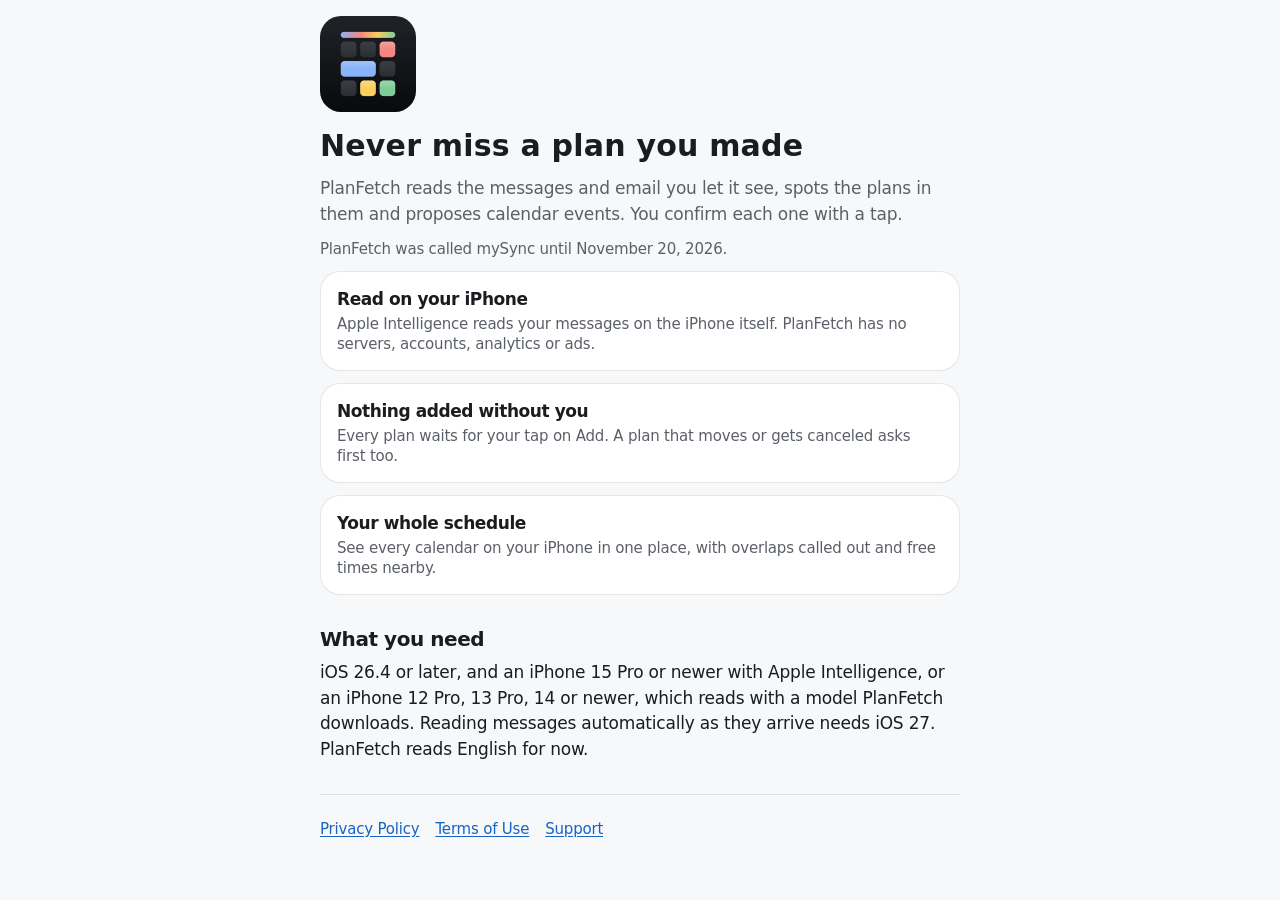
<file: index.html>
<!doctype html>
<html lang="en">
<head>
  <meta charset="utf-8">
  <meta name="viewport" content="width=device-width, initial-scale=1">
  <title>PlanFetch: AI Text to Calendar</title>
  <meta name="description" content="PlanFetch finds the plans in your messages and proposes them for your calendar. You confirm each one with a tap.">
  <link rel="stylesheet" href="styles.css">
  <link rel="icon" type="image/png" href="favicon.png">
  <link rel="apple-touch-icon" href="icon.png">
</head>
<body>
  <div class="page">
    <main>
      <img class="hero-icon" src="icon.png" alt="The PlanFetch app icon" width="96" height="96">
      <h1>Never miss a plan you made</h1>
      <p class="lead">PlanFetch reads the messages and email you let it see, spots the plans in them and proposes calendar events. You confirm each one with a tap.</p>
      <p class="meta">PlanFetch was called mySync until November 20, 2026.</p>

      <div class="card">
        <h3>Read on your iPhone</h3>
        <p class="meta">Apple Intelligence reads your messages on the iPhone itself. PlanFetch has no servers, accounts, analytics or ads.</p>
      </div>
      <div class="card">
        <h3>Nothing added without you</h3>
        <p class="meta">Every plan waits for your tap on Add. A plan that moves or gets canceled asks first too.</p>
      </div>
      <div class="card">
        <h3>Your whole schedule</h3>
        <p class="meta">See every calendar on your iPhone in one place, with overlaps called out and free times nearby.</p>
      </div>

      <h2>What you need</h2>
      <p>iOS 26.4 or later, and an iPhone 15 Pro or newer with Apple Intelligence, or an iPhone 12 Pro, 13 Pro, 14 or newer, which reads with a model PlanFetch downloads. Reading messages automatically as they arrive needs iOS 27. PlanFetch reads English for now.</p>
    </main>
    <footer>
      <nav aria-label="More about PlanFetch">
        <a href="privacy/">Privacy Policy</a>
        <a href="terms/">Terms of Use</a>
        <a href="support/">Support</a>
      </nav>
    </footer>
  </div>
</body>
</html>
</file>
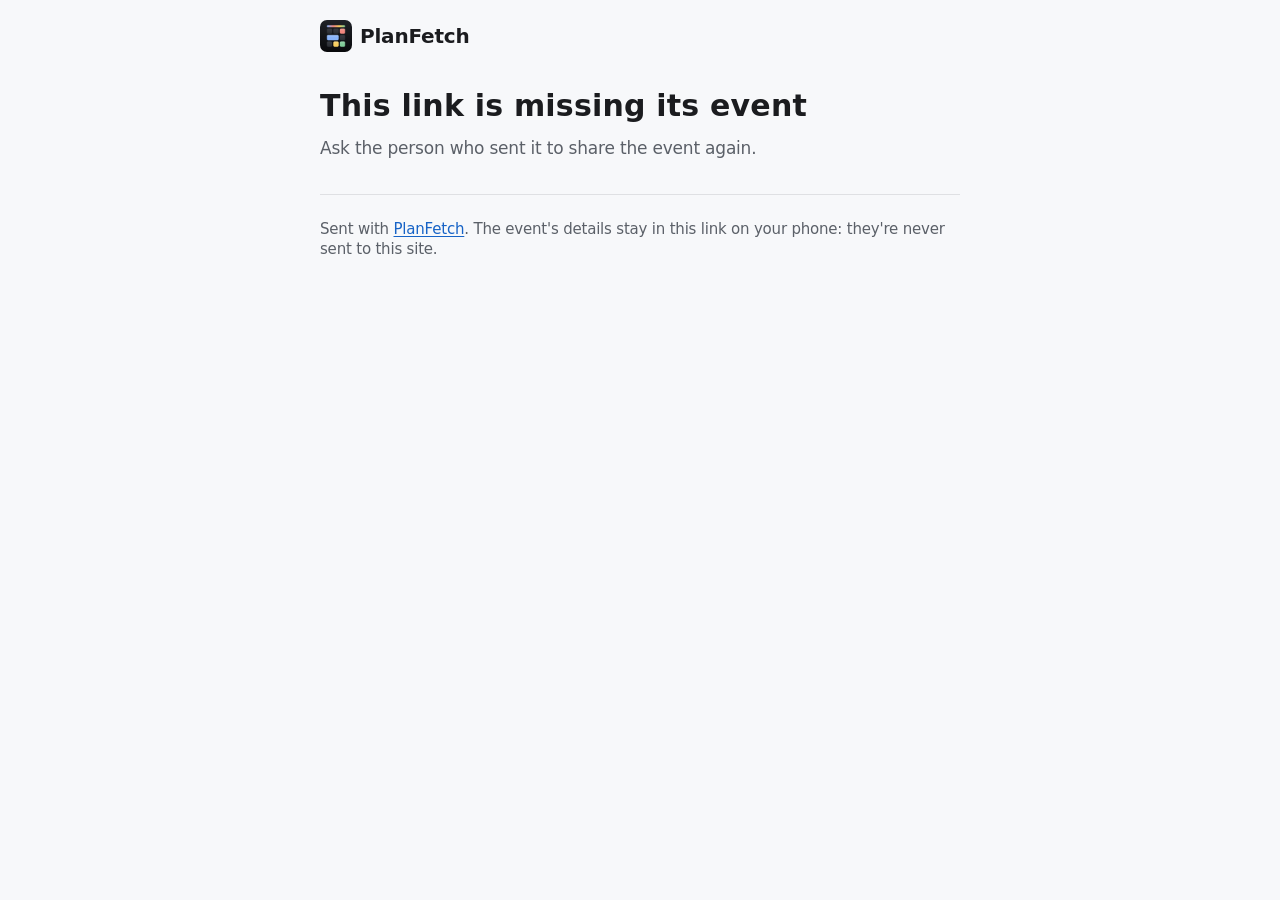
<file: add/index.html>
<!doctype html>
<html lang="en">
<head>
  <meta charset="utf-8">
  <meta name="viewport" content="width=device-width, initial-scale=1">
  <title>Add to your calendar</title>
  <meta name="description" content="An event someone sent you with PlanFetch. Add it to your calendar with one tap.">
  <meta property="og:title" content="Add to your calendar">
  <meta property="og:description" content="Tap to add this event to your calendar.">
  <meta property="og:image" content="https://foleyapps.github.io/mysync/icon.png">
  <link rel="stylesheet" href="../styles.css">
  <link rel="icon" type="image/png" href="../favicon.png">
  <link rel="apple-touch-icon" href="../icon.png">
  <style>
    .event { margin-top: var(--space-6); }
    .event h1 { margin-bottom: var(--space-2); overflow-wrap: anywhere; }
    .event .when { font-size: 19px; margin: 0; }
    .event .where { color: var(--label-secondary); margin: var(--space-1) 0 0; overflow-wrap: anywhere; }
    .actions { display: flex; flex-direction: column; gap: var(--space-3); margin: var(--space-8) 0 var(--space-4); }
    .button {
      display: block; width: 100%; padding: 16px; border: 0; border-radius: 999px; cursor: pointer;
      font: 600 19px/1.2 var(--font-rounded); text-align: center; text-decoration: none;
    }
    .button.primary { background: #007aff; color: #fff; }
    .button.secondary { background: var(--surface-2); color: var(--label); }
    .button:active { transform: scale(0.98); }
    .hint { color: var(--label-secondary); font-size: 15px; text-align: center; }
    [hidden] { display: none !important; }
  </style>
</head>
<body>
  <div class="page">
    <header>
      <a class="brand" href="../index.html"><img src="../icon.png" alt="" width="32" height="32">PlanFetch</a>
    </header>
    <main>
      <section class="event" id="event" hidden>
        <h1 id="title"></h1>
        <p class="when" id="when"></p>
        <p class="where" id="where" hidden></p>
        <p class="where" id="meeting" hidden><a id="meeting-link" rel="noopener"></a></p>
        <div class="actions">
          <button class="button primary" id="add" type="button">Add to Calendar</button>
          <a class="button secondary" id="google" rel="noopener">Google Calendar</a>
        </div>
        <p class="hint">Add to Calendar works with iPhone, Outlook and Android calendars.</p>
      </section>
      <section id="missing" hidden>
        <h1>This link is missing its event</h1>
        <p class="lead">Ask the person who sent it to share the event again.</p>
      </section>
    </main>
    <footer>
      <p>Sent with <a href="../index.html">PlanFetch</a>. The event's details stay in this link on your phone: they're never sent to this site.</p>
    </footer>
  </div>
  <script>
    // The event rides in the link's #fragment, which the browser never sends to a server: base64url JSON with
    // t (title), s and e (UTC "20261120T010000Z", or days "20261120" for an all-day event, its end the day after its last),
    // l (place) and u (an online meeting's link), as PlanFetch writes it (design D83).
    function decode(fragment) {
      try {
        const value = new URLSearchParams(fragment.replace(/^#/, "")).get("e");
        if (!value) return null;
        const base64 = value.replace(/-/g, "+").replace(/_/g, "/");
        const bytes = Uint8Array.from(atob(base64 + "===".slice((base64.length + 3) % 4)), c => c.charCodeAt(0));
        const event = JSON.parse(new TextDecoder().decode(bytes));
        const stamp = /^\d{8}(T\d{6}Z)?$/;
        if (typeof event.t !== "string" || !stamp.test(event.s) || !stamp.test(event.e)) return null;
        if (event.u && !/^https?:\/\//i.test(event.u)) delete event.u;
        return event;
      } catch (error) {
        return null;
      }
    }

    function date(stamp) {
      const [y, m, d] = [stamp.slice(0, 4), stamp.slice(4, 6), stamp.slice(6, 8)].map(Number);
      return stamp.length === 8 ? new Date(y, m - 1, d)
        : new Date(Date.UTC(y, m - 1, d, Number(stamp.slice(9, 11)), Number(stamp.slice(11, 13)), Number(stamp.slice(13, 15))));
    }

    function when(event) {
      const day = { weekday: "long", month: "long", day: "numeric" };
      const time = { hour: "numeric", minute: "2-digit" };
      const start = date(event.s), end = date(event.e);
      if (start.getFullYear() !== new Date().getFullYear()) day.year = "numeric";
      if (event.s.length === 8) {
        const last = new Date(end.getFullYear(), end.getMonth(), end.getDate() - 1);
        const first = start.toLocaleDateString(undefined, day);
        return last > start ? `${first} – ${last.toLocaleDateString(undefined, day)}, all day` : `${first}, all day`;
      }
      const sameDay = start.toDateString() === end.toDateString();
      return `${start.toLocaleDateString(undefined, day)}, ${start.toLocaleTimeString(undefined, time)} – `
        + (sameDay ? "" : `${end.toLocaleDateString(undefined, day)}, `) + end.toLocaleTimeString(undefined, time);
    }

    function escaped(text) {
      return text.replace(/\\/g, "\\\\").replace(/;/g, "\\;").replace(/,/g, "\\,").replace(/\r?\n/g, "\\n");
    }

    // A line longer than 75 bytes, folded onto lines that start with a space, never inside a character.
    function folded(line) {
      const parts = [];
      let current = "", limit = 75;
      for (const character of line) {
        if (new TextEncoder().encode(current + character).length > limit) { parts.push(current); current = ""; limit = 74; }
        current += character;
      }
      parts.push(current);
      return parts.join("\r\n ");
    }

    // The same invite PlanFetch attaches to an email (RFC 5545): one published event, so no one is asked to answer anyone.
    function iCalendar(event) {
      const now = new Date().toISOString().replace(/[-:]/g, "").replace(/\.\d+/, "");
      const allDay = event.s.length === 8;
      const lines = ["BEGIN:VCALENDAR", "VERSION:2.0", "PRODID:-//PlanFetch//PlanFetch//EN", "CALSCALE:GREGORIAN", "METHOD:PUBLISH",
        "BEGIN:VEVENT", `UID:${crypto.randomUUID ? crypto.randomUUID() : now + Math.random().toString(36).slice(2)}`, `DTSTAMP:${now}`,
        allDay ? `DTSTART;VALUE=DATE:${event.s}` : `DTSTART:${event.s}`, allDay ? `DTEND;VALUE=DATE:${event.e}` : `DTEND:${event.e}`,
        `SUMMARY:${escaped(event.t)}`];
      if (event.l) lines.push(`LOCATION:${escaped(event.l)}`);
      if (event.u) lines.push(`URL:${event.u}`, `DESCRIPTION:${escaped(event.u)}`);
      lines.push("END:VEVENT", "END:VCALENDAR");
      return lines.map(folded).join("\r\n") + "\r\n";
    }

    function fileName(title) {
      const name = title.replace(/[\/\\:?%*|"<>\r\n]/g, " ").trim().replace(/^\.+|\.+$/g, "").slice(0, 60);
      return (name || "Event") + ".ics";
    }

    function google(event) {
      const parameters = new URLSearchParams({ action: "TEMPLATE", text: event.t, dates: `${event.s}/${event.e}` });
      if (event.l) parameters.set("location", event.l);
      if (event.u) parameters.set("details", event.u);
      return "https://calendar.google.com/calendar/render?" + parameters.toString();
    }

    const event = decode(location.hash);
    if (!event) {
      document.getElementById("missing").hidden = false;
    } else {
      document.title = `${event.t}: add to your calendar`;
      document.getElementById("title").textContent = event.t;
      document.getElementById("when").textContent = when(event);
      if (event.l) {
        const where = document.getElementById("where");
        where.textContent = event.l;
        where.hidden = false;
      }
      if (event.u) {
        const link = document.getElementById("meeting-link");
        link.href = event.u;
        link.textContent = event.u;
        document.getElementById("meeting").hidden = false;
      }
      document.getElementById("google").href = google(event);
      // A file the page makes itself: Safari shows it as an event with Add To Calendar on iOS 17, 26 and 27, without asking
      // first, and Android and computers open it in their calendar.
      document.getElementById("add").addEventListener("click", () => {
        const url = URL.createObjectURL(new Blob([iCalendar(event)], { type: "text/calendar;charset=utf-8" }));
        const link = document.createElement("a");
        link.href = url;
        link.download = fileName(event.t);
        document.body.appendChild(link);
        link.click();
        link.remove();
        setTimeout(() => URL.revokeObjectURL(url), 60000);
      });
      document.getElementById("event").hidden = false;
    }
  </script>
</body>
</html>
</file>
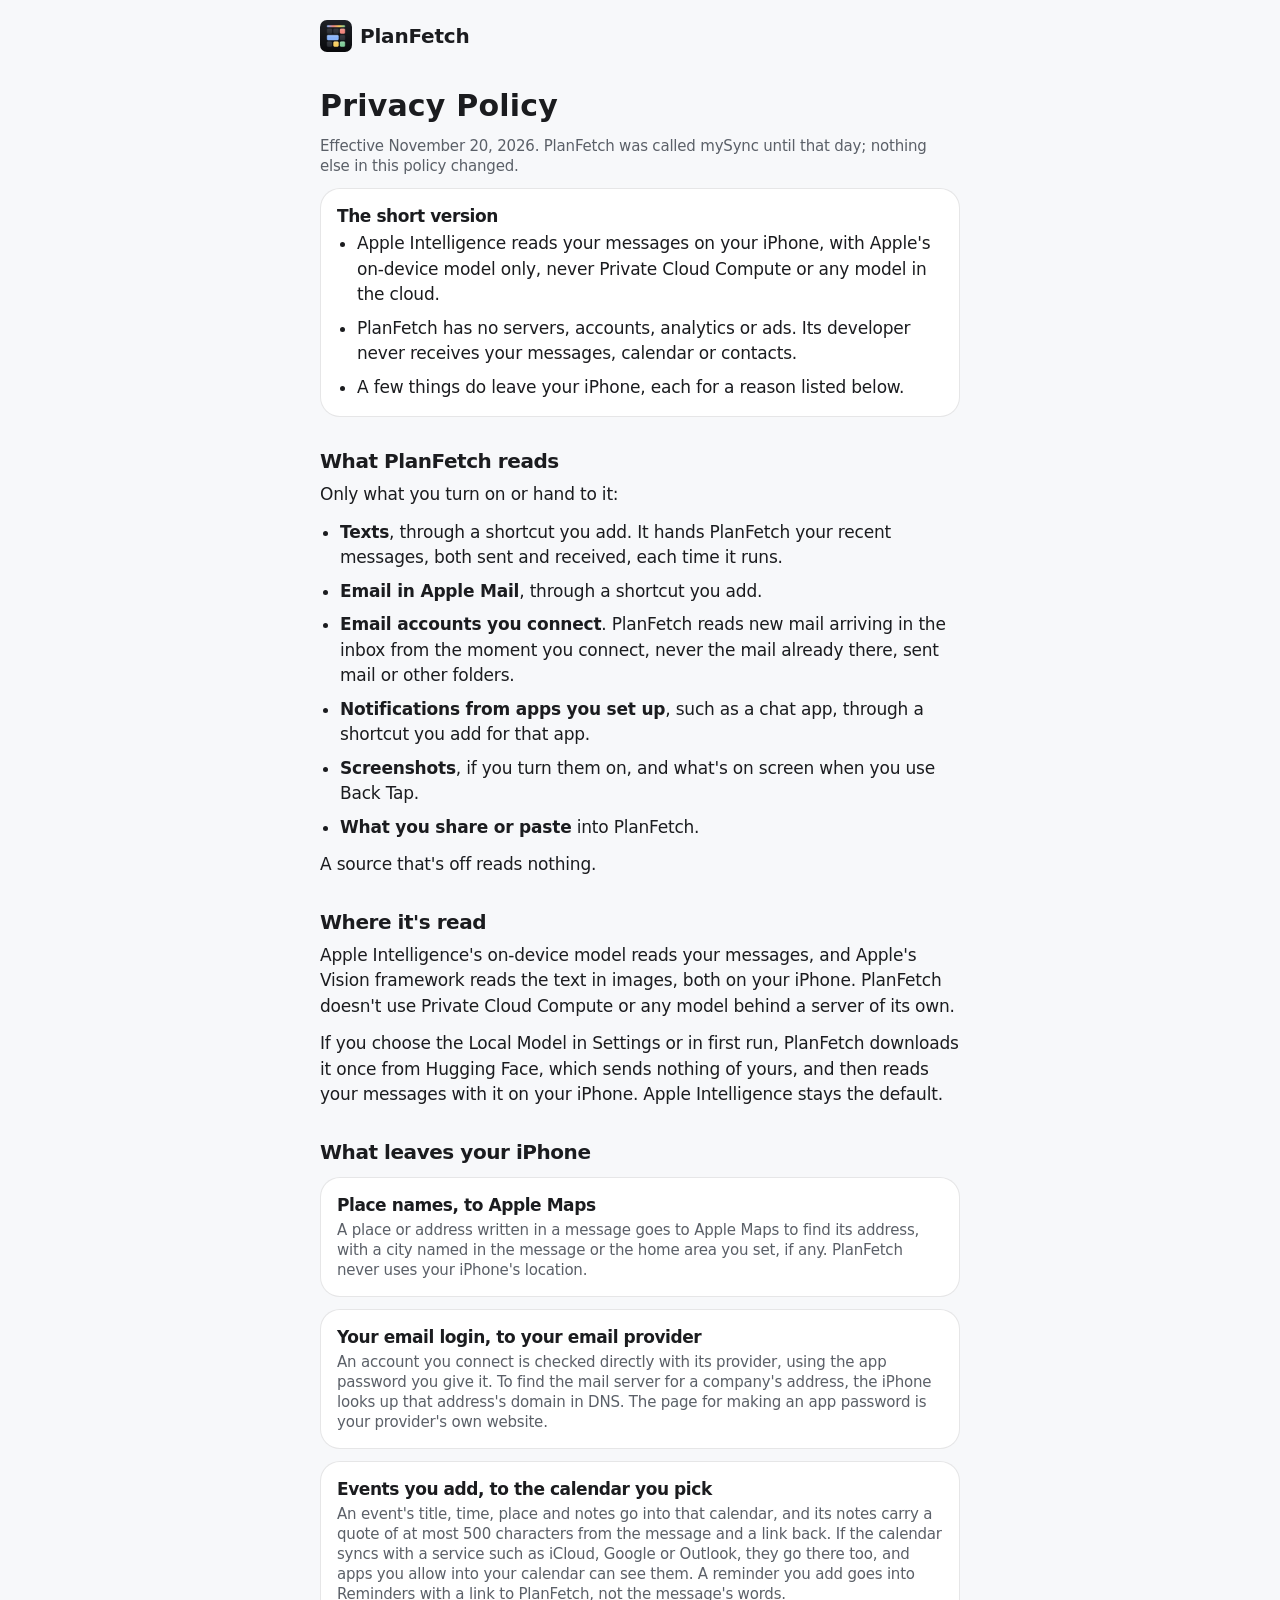
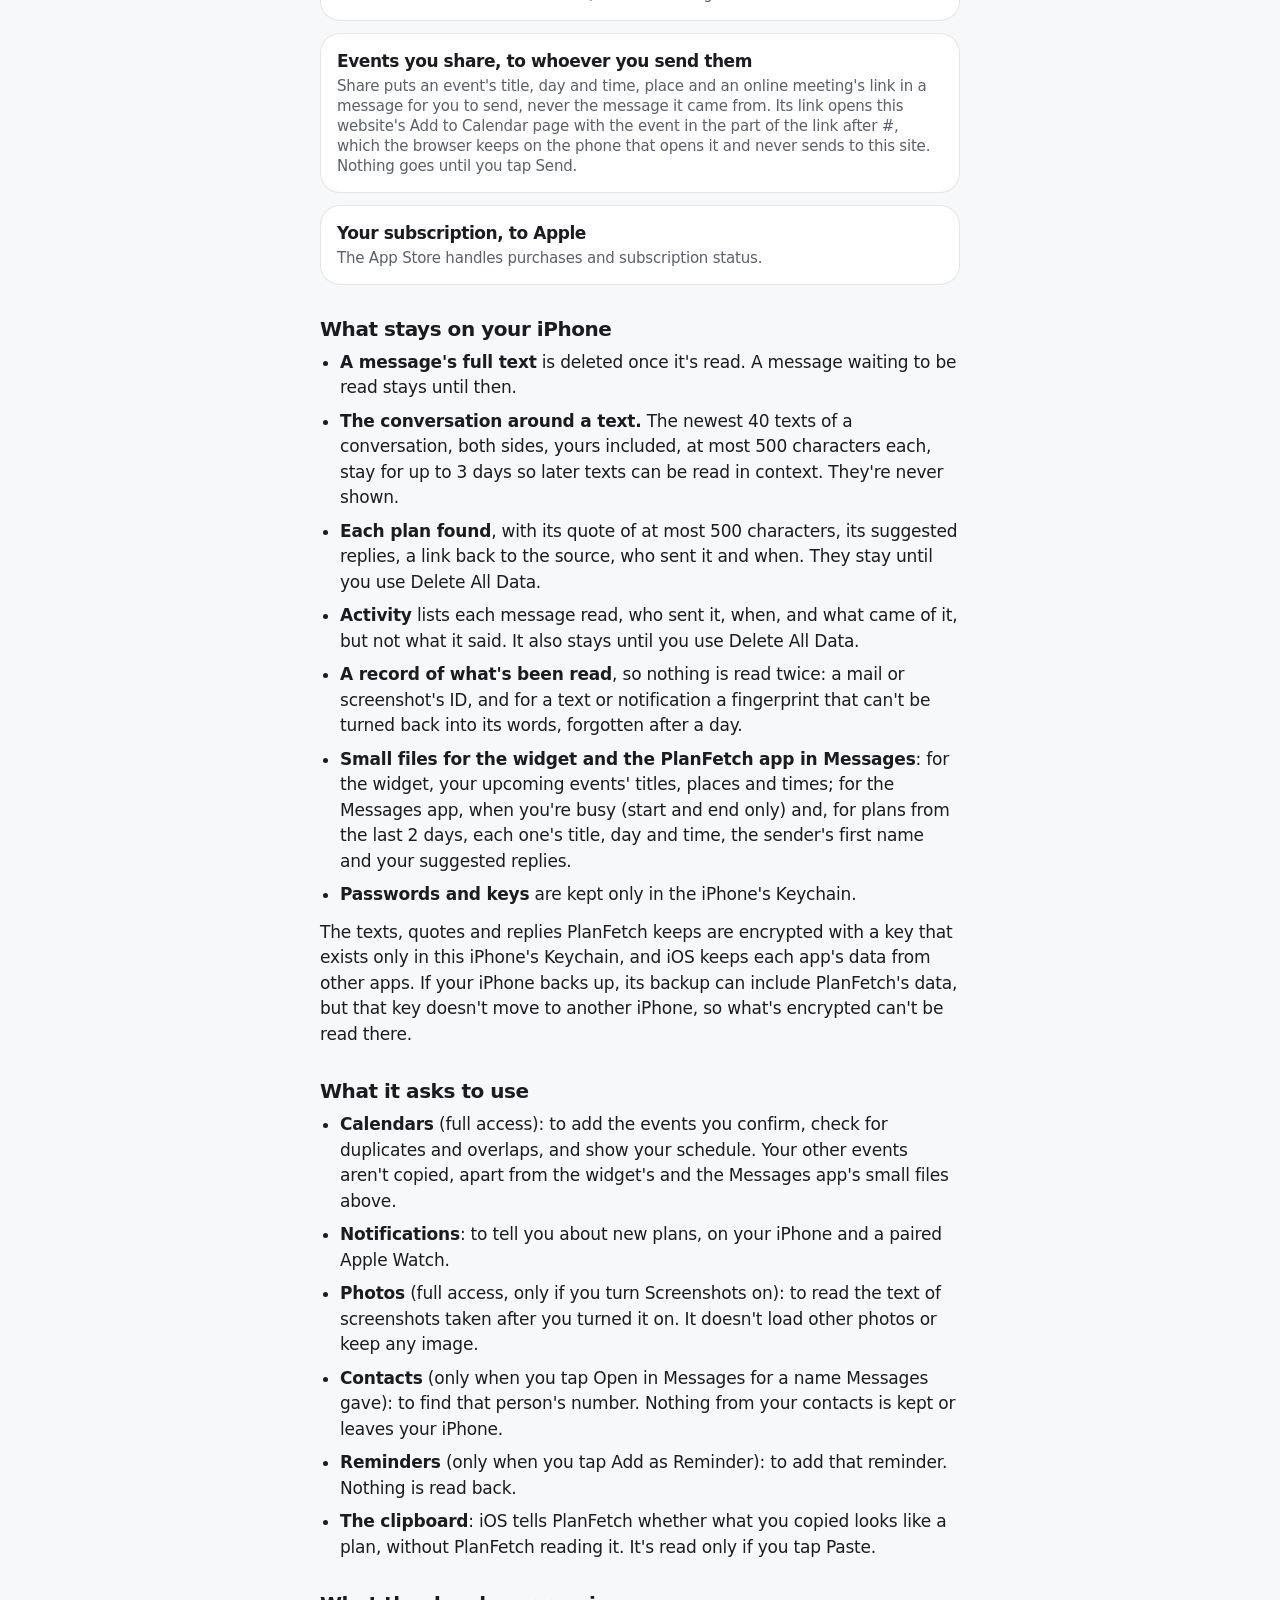
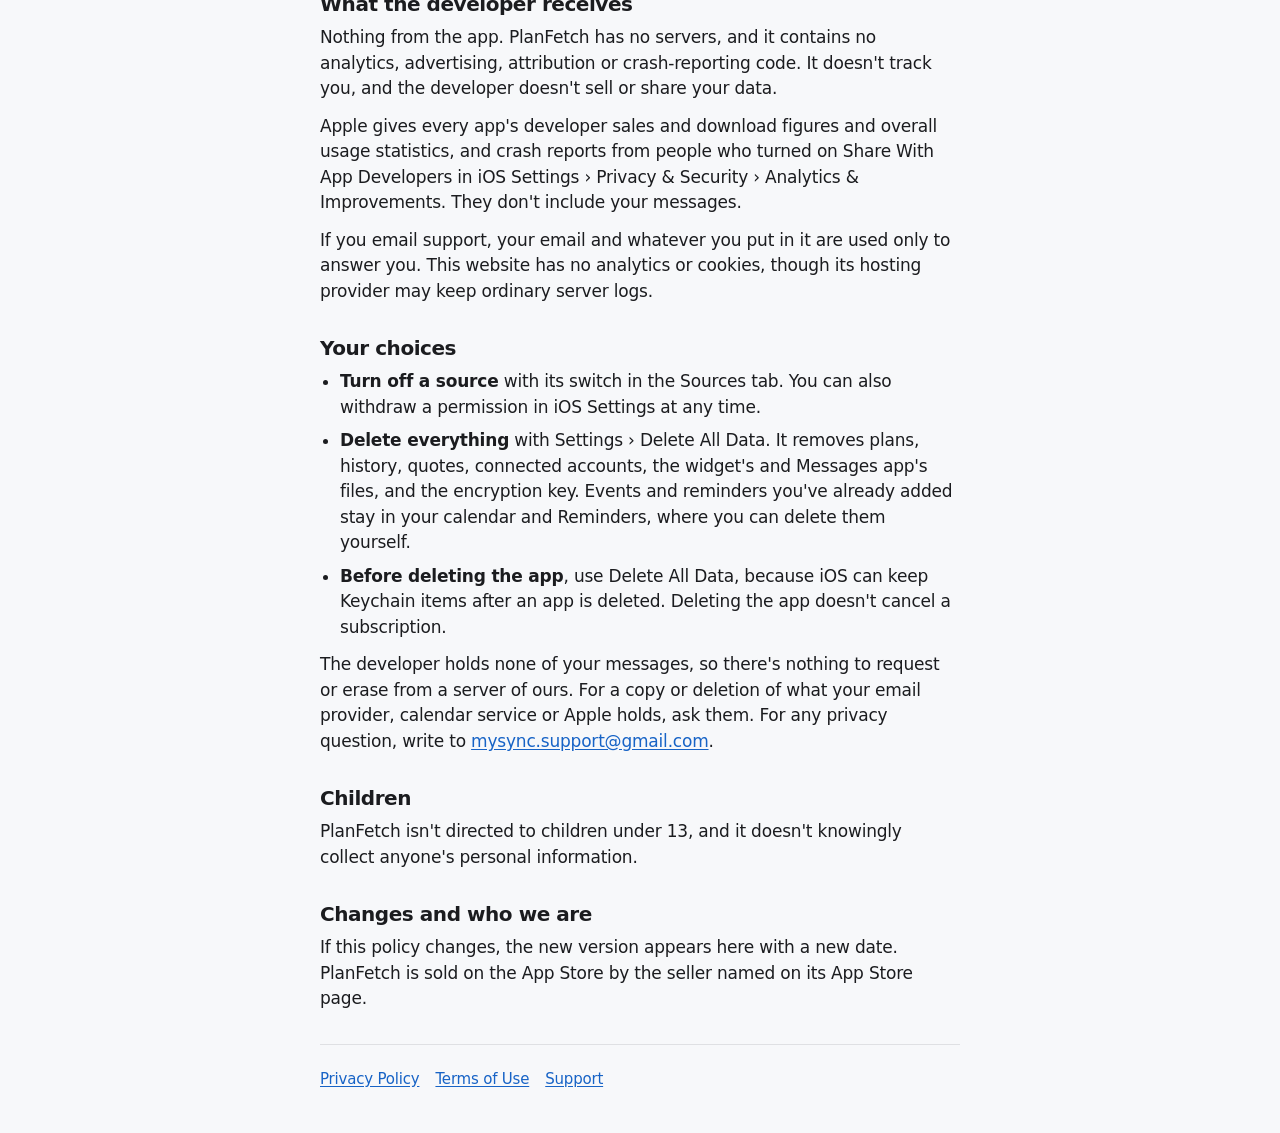
<file: privacy/index.html>
<!doctype html>
<html lang="en">
<head>
  <meta charset="utf-8">
  <meta name="viewport" content="width=device-width, initial-scale=1">
  <title>Privacy Policy: PlanFetch</title>
  <meta name="description" content="What PlanFetch reads, what stays on your iPhone, and what leaves it.">
  <link rel="stylesheet" href="../styles.css">
  <link rel="icon" type="image/png" href="../favicon.png">
  <link rel="apple-touch-icon" href="../icon.png">
</head>
<body>
  <div class="page">
    <header>
      <a class="brand" href="../index.html"><img src="../icon.png" alt="" width="32" height="32">PlanFetch</a>
    </header>
    <main>
      <h1>Privacy Policy</h1>
      <p class="meta">Effective November 20, 2026. PlanFetch was called mySync until that day; nothing else in this policy changed.</p>

      <div class="card">
        <h3>The short version</h3>
        <ul>
          <li>Apple Intelligence reads your messages on your iPhone, with Apple's on-device model only, never Private Cloud Compute or any model in the cloud.</li>
          <li>PlanFetch has no servers, accounts, analytics or ads. Its developer never receives your messages, calendar or contacts.</li>
          <li>A few things do leave your iPhone, each for a reason listed below.</li>
        </ul>
      </div>

      <h2>What PlanFetch reads</h2>
      <p>Only what you turn on or hand to it:</p>
      <ul>
        <li><strong>Texts</strong>, through a shortcut you add. It hands PlanFetch your recent messages, both sent and received, each time it runs.</li>
        <li><strong>Email in Apple Mail</strong>, through a shortcut you add.</li>
        <li><strong>Email accounts you connect</strong>. PlanFetch reads new mail arriving in the inbox from the moment you connect, never the mail already there, sent mail or other folders.</li>
        <li><strong>Notifications from apps you set up</strong>, such as a chat app, through a shortcut you add for that app.</li>
        <li><strong>Screenshots</strong>, if you turn them on, and what's on screen when you use Back Tap.</li>
        <li><strong>What you share or paste</strong> into PlanFetch.</li>
      </ul>
      <p>A source that's off reads nothing.</p>

      <h2>Where it's read</h2>
      <p>Apple Intelligence's on-device model reads your messages, and Apple's Vision framework reads the text in images, both on your iPhone. PlanFetch doesn't use Private Cloud Compute or any model behind a server of its own.</p>
      <p>If you choose the Local Model in Settings or in first run, PlanFetch downloads it once from Hugging Face, which sends nothing of yours, and then reads your messages with it on your iPhone. Apple Intelligence stays the default.</p>

      <h2>What leaves your iPhone</h2>
      <div class="card">
        <h3>Place names, to Apple Maps</h3>
        <p class="meta">A place or address written in a message goes to Apple Maps to find its address, with a city named in the message or the home area you set, if any. PlanFetch never uses your iPhone's location.</p>
      </div>
      <div class="card">
        <h3>Your email login, to your email provider</h3>
        <p class="meta">An account you connect is checked directly with its provider, using the app password you give it. To find the mail server for a company's address, the iPhone looks up that address's domain in DNS. The page for making an app password is your provider's own website.</p>
      </div>
      <div class="card">
        <h3>Events you add, to the calendar you pick</h3>
        <p class="meta">An event's title, time, place and notes go into that calendar, and its notes carry a quote of at most 500 characters from the message and a link back. If the calendar syncs with a service such as iCloud, Google or Outlook, they go there too, and apps you allow into your calendar can see them. A reminder you add goes into Reminders with a link to PlanFetch, not the message's words.</p>
      </div>
      <div class="card">
        <h3>Events you share, to whoever you send them</h3>
        <p class="meta">Share puts an event's title, day and time, place and an online meeting's link in a message for you to send, never the message it came from. Its link opens this website's Add to Calendar page with the event in the part of the link after #, which the browser keeps on the phone that opens it and never sends to this site. Nothing goes until you tap Send.</p>
      </div>
      <div class="card">
        <h3>Your subscription, to Apple</h3>
        <p class="meta">The App Store handles purchases and subscription status.</p>
      </div>

      <h2>What stays on your iPhone</h2>
      <ul>
        <li><strong>A message's full text</strong> is deleted once it's read. A message waiting to be read stays until then.</li>
        <li><strong>The conversation around a text.</strong> The newest 40 texts of a conversation, both sides, yours included, at most 500 characters each, stay for up to 3 days so later texts can be read in context. They're never shown.</li>
        <li><strong>Each plan found</strong>, with its quote of at most 500 characters, its suggested replies, a link back to the source, who sent it and when. They stay until you use Delete All Data.</li>
        <li><strong>Activity</strong> lists each message read, who sent it, when, and what came of it, but not what it said. It also stays until you use Delete All Data.</li>
        <li><strong>A record of what's been read</strong>, so nothing is read twice: a mail or screenshot's ID, and for a text or notification a fingerprint that can't be turned back into its words, forgotten after a day.</li>
        <li><strong>Small files for the widget and the PlanFetch app in Messages</strong>: for the widget, your upcoming events' titles, places and times; for the Messages app, when you're busy (start and end only) and, for plans from the last 2 days, each one's title, day and time, the sender's first name and your suggested replies.</li>
        <li><strong>Passwords and keys</strong> are kept only in the iPhone's Keychain.</li>
      </ul>
      <p>The texts, quotes and replies PlanFetch keeps are encrypted with a key that exists only in this iPhone's Keychain, and iOS keeps each app's data from other apps. If your iPhone backs up, its backup can include PlanFetch's data, but that key doesn't move to another iPhone, so what's encrypted can't be read there.</p>

      <h2>What it asks to use</h2>
      <ul>
        <li><strong>Calendars</strong> (full access): to add the events you confirm, check for duplicates and overlaps, and show your schedule. Your other events aren't copied, apart from the widget's and the Messages app's small files above.</li>
        <li><strong>Notifications</strong>: to tell you about new plans, on your iPhone and a paired Apple Watch.</li>
        <li><strong>Photos</strong> (full access, only if you turn Screenshots on): to read the text of screenshots taken after you turned it on. It doesn't load other photos or keep any image.</li>
        <li><strong>Contacts</strong> (only when you tap Open in Messages for a name Messages gave): to find that person's number. Nothing from your contacts is kept or leaves your iPhone.</li>
        <li><strong>Reminders</strong> (only when you tap Add as Reminder): to add that reminder. Nothing is read back.</li>
        <li><strong>The clipboard</strong>: iOS tells PlanFetch whether what you copied looks like a plan, without PlanFetch reading it. It's read only if you tap Paste.</li>
      </ul>

      <h2>What the developer receives</h2>
      <p>Nothing from the app. PlanFetch has no servers, and it contains no analytics, advertising, attribution or crash-reporting code. It doesn't track you, and the developer doesn't sell or share your data.</p>
      <p>Apple gives every app's developer sales and download figures and overall usage statistics, and crash reports from people who turned on Share With App Developers in iOS Settings › Privacy &amp; Security › Analytics &amp; Improvements. They don't include your messages.</p>
      <p>If you email support, your email and whatever you put in it are used only to answer you. This website has no analytics or cookies, though its hosting provider may keep ordinary server logs.</p>

      <h2>Your choices</h2>
      <ul>
        <li><strong>Turn off a source</strong> with its switch in the Sources tab. You can also withdraw a permission in iOS Settings at any time.</li>
        <li><strong>Delete everything</strong> with Settings › Delete All Data. It removes plans, history, quotes, connected accounts, the widget's and Messages app's files, and the encryption key. Events and reminders you've already added stay in your calendar and Reminders, where you can delete them yourself.</li>
        <li><strong>Before deleting the app</strong>, use Delete All Data, because iOS can keep Keychain items after an app is deleted. Deleting the app doesn't cancel a subscription.</li>
      </ul>
      <p>The developer holds none of your messages, so there's nothing to request or erase from a server of ours. For a copy or deletion of what your email provider, calendar service or Apple holds, ask them. For any privacy question, write to <a href="mailto:mysync.support@gmail.com">mysync.support@gmail.com</a>.</p>

      <h2>Children</h2>
      <p>PlanFetch isn't directed to children under 13, and it doesn't knowingly collect anyone's personal information.</p>

      <h2>Changes and who we are</h2>
      <p>If this policy changes, the new version appears here with a new date. PlanFetch is sold on the App Store by the seller named on its App Store page.</p>
    </main>
    <footer>
      <nav aria-label="More about PlanFetch">
        <a href="../privacy/">Privacy Policy</a>
        <a href="../terms/">Terms of Use</a>
        <a href="../support/">Support</a>
      </nav>
    </footer>
  </div>
</body>
</html>
</file>
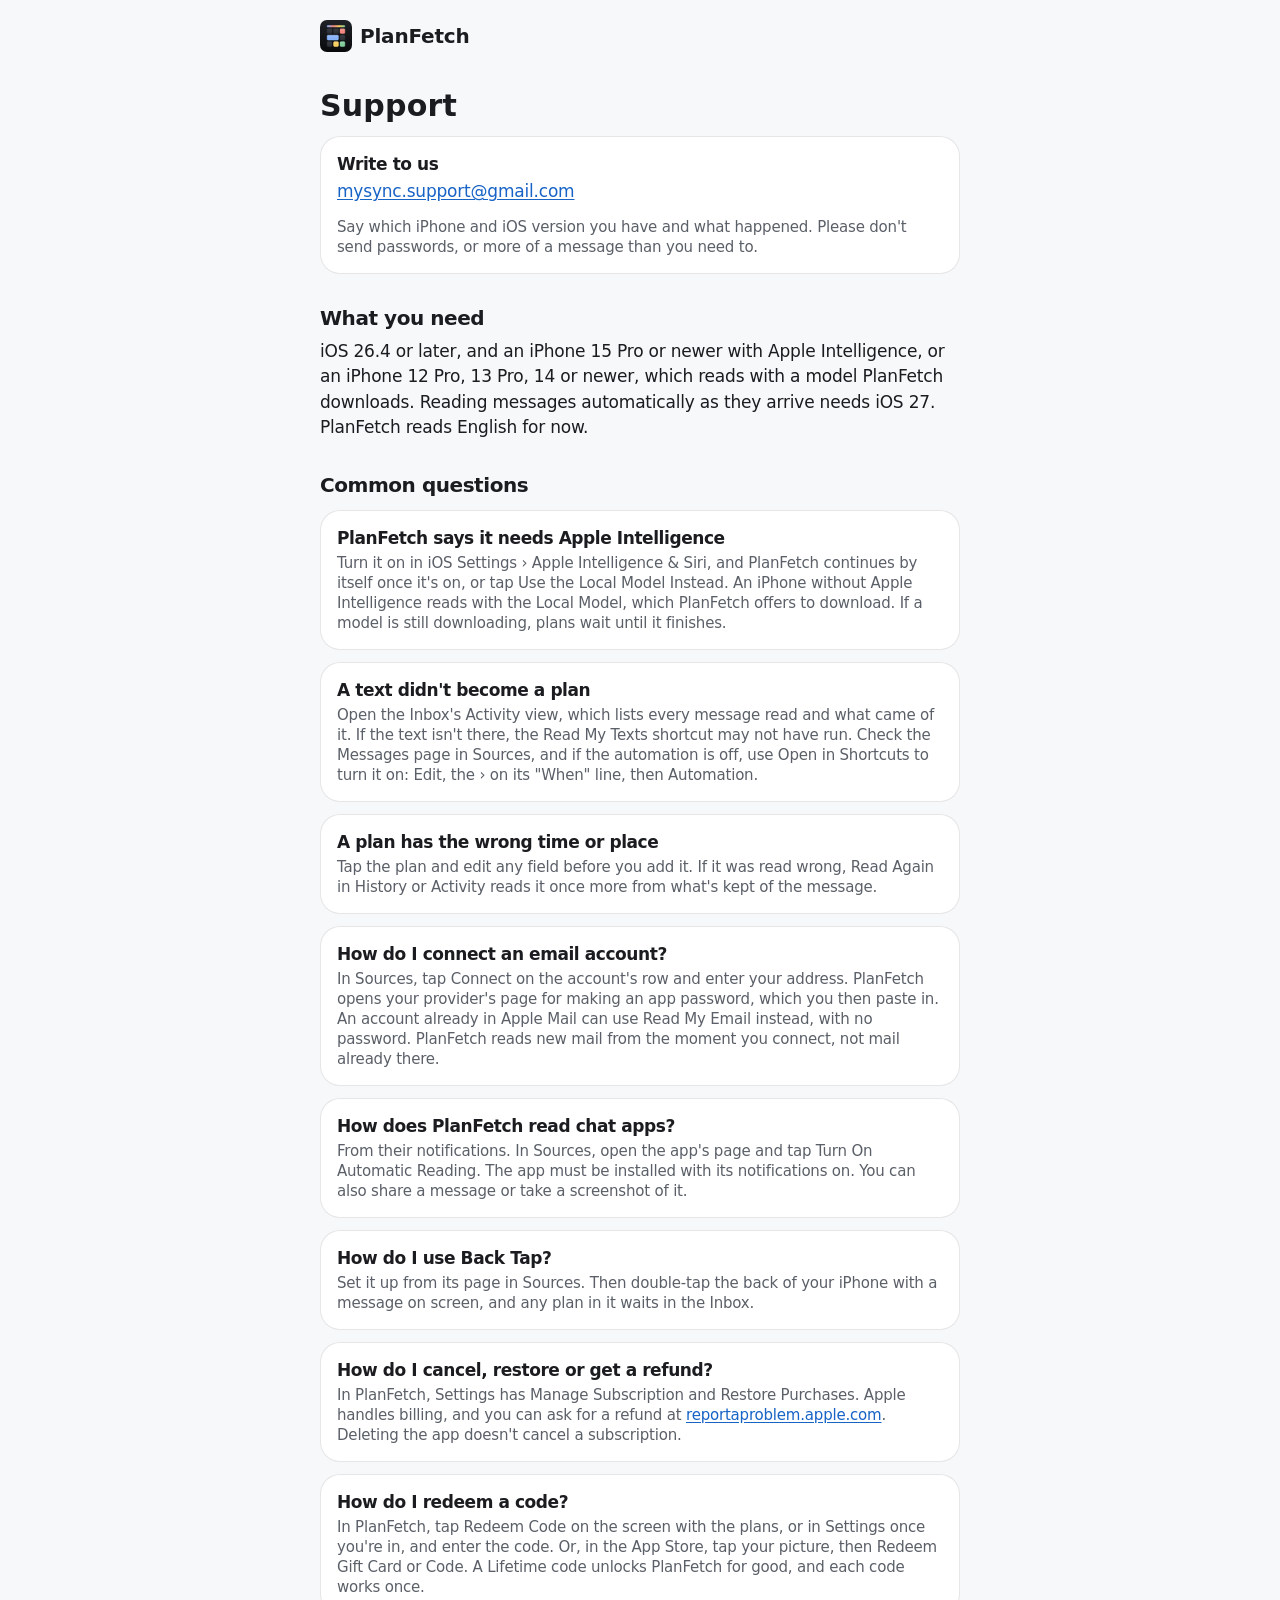
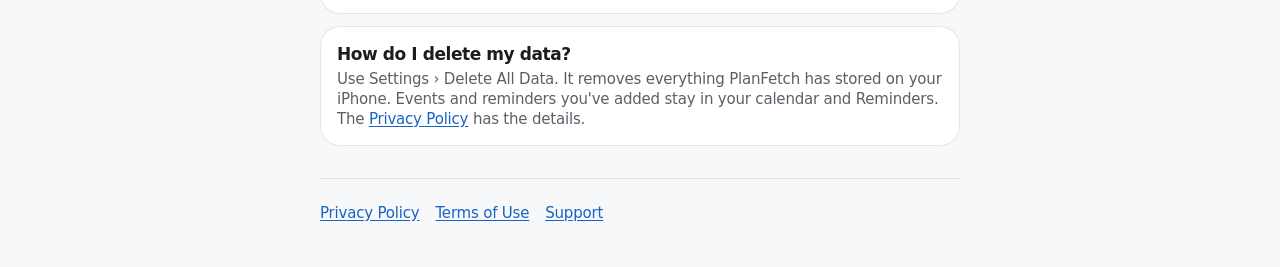
<file: support/index.html>
<!doctype html>
<html lang="en">
<head>
  <meta charset="utf-8">
  <meta name="viewport" content="width=device-width, initial-scale=1">
  <title>Support: PlanFetch</title>
  <meta name="description" content="Get help with PlanFetch: setup, missing plans, email accounts and your subscription.">
  <link rel="stylesheet" href="../styles.css">
  <link rel="icon" type="image/png" href="../favicon.png">
  <link rel="apple-touch-icon" href="../icon.png">
</head>
<body>
  <div class="page">
    <header>
      <a class="brand" href="../index.html"><img src="../icon.png" alt="" width="32" height="32">PlanFetch</a>
    </header>
    <main>
      <h1>Support</h1>
      <div class="card">
        <h3>Write to us</h3>
        <p><a href="mailto:mysync.support@gmail.com">mysync.support@gmail.com</a></p>
        <p class="meta">Say which iPhone and iOS version you have and what happened. Please don't send passwords, or more of a message than you need to.</p>
      </div>

      <h2>What you need</h2>
      <p>iOS 26.4 or later, and an iPhone 15 Pro or newer with Apple Intelligence, or an iPhone 12 Pro, 13 Pro, 14 or newer, which reads with a model PlanFetch downloads. Reading messages automatically as they arrive needs iOS 27. PlanFetch reads English for now.</p>

      <h2>Common questions</h2>

      <div class="card">
        <h3>PlanFetch says it needs Apple Intelligence</h3>
        <p class="meta">Turn it on in iOS Settings › Apple Intelligence &amp; Siri, and PlanFetch continues by itself once it's on, or tap Use the Local Model Instead. An iPhone without Apple Intelligence reads with the Local Model, which PlanFetch offers to download. If a model is still downloading, plans wait until it finishes.</p>
      </div>

      <div class="card">
        <h3>A text didn't become a plan</h3>
        <p class="meta">Open the Inbox's Activity view, which lists every message read and what came of it. If the text isn't there, the Read My Texts shortcut may not have run. Check the Messages page in Sources, and if the automation is off, use Open in Shortcuts to turn it on: Edit, the › on its "When" line, then Automation.</p>
      </div>

      <div class="card">
        <h3>A plan has the wrong time or place</h3>
        <p class="meta">Tap the plan and edit any field before you add it. If it was read wrong, Read Again in History or Activity reads it once more from what's kept of the message.</p>
      </div>

      <div class="card">
        <h3>How do I connect an email account?</h3>
        <p class="meta">In Sources, tap Connect on the account's row and enter your address. PlanFetch opens your provider's page for making an app password, which you then paste in. An account already in Apple Mail can use Read My Email instead, with no password. PlanFetch reads new mail from the moment you connect, not mail already there.</p>
      </div>

      <div class="card">
        <h3>How does PlanFetch read chat apps?</h3>
        <p class="meta">From their notifications. In Sources, open the app's page and tap Turn On Automatic Reading. The app must be installed with its notifications on. You can also share a message or take a screenshot of it.</p>
      </div>

      <div class="card">
        <h3>How do I use Back Tap?</h3>
        <p class="meta">Set it up from its page in Sources. Then double-tap the back of your iPhone with a message on screen, and any plan in it waits in the Inbox.</p>
      </div>

      <div class="card">
        <h3>How do I cancel, restore or get a refund?</h3>
        <p class="meta">In PlanFetch, Settings has Manage Subscription and Restore Purchases. Apple handles billing, and you can ask for a refund at <a href="https://reportaproblem.apple.com">reportaproblem.apple.com</a>. Deleting the app doesn't cancel a subscription.</p>
      </div>

      <div class="card">
        <h3>How do I redeem a code?</h3>
        <p class="meta">In PlanFetch, tap Redeem Code on the screen with the plans, or in Settings once you're in, and enter the code. Or, in the App Store, tap your picture, then Redeem Gift Card or Code. A Lifetime code unlocks PlanFetch for good, and each code works once.</p>
      </div>

      <div class="card">
        <h3>How do I delete my data?</h3>
        <p class="meta">Use Settings › Delete All Data. It removes everything PlanFetch has stored on your iPhone. Events and reminders you've added stay in your calendar and Reminders. The <a href="../privacy/">Privacy Policy</a> has the details.</p>
      </div>
    </main>
    <footer>
      <nav aria-label="More about PlanFetch">
        <a href="../privacy/">Privacy Policy</a>
        <a href="../terms/">Terms of Use</a>
        <a href="../support/">Support</a>
      </nav>
    </footer>
  </div>
</body>
</html>
</file>
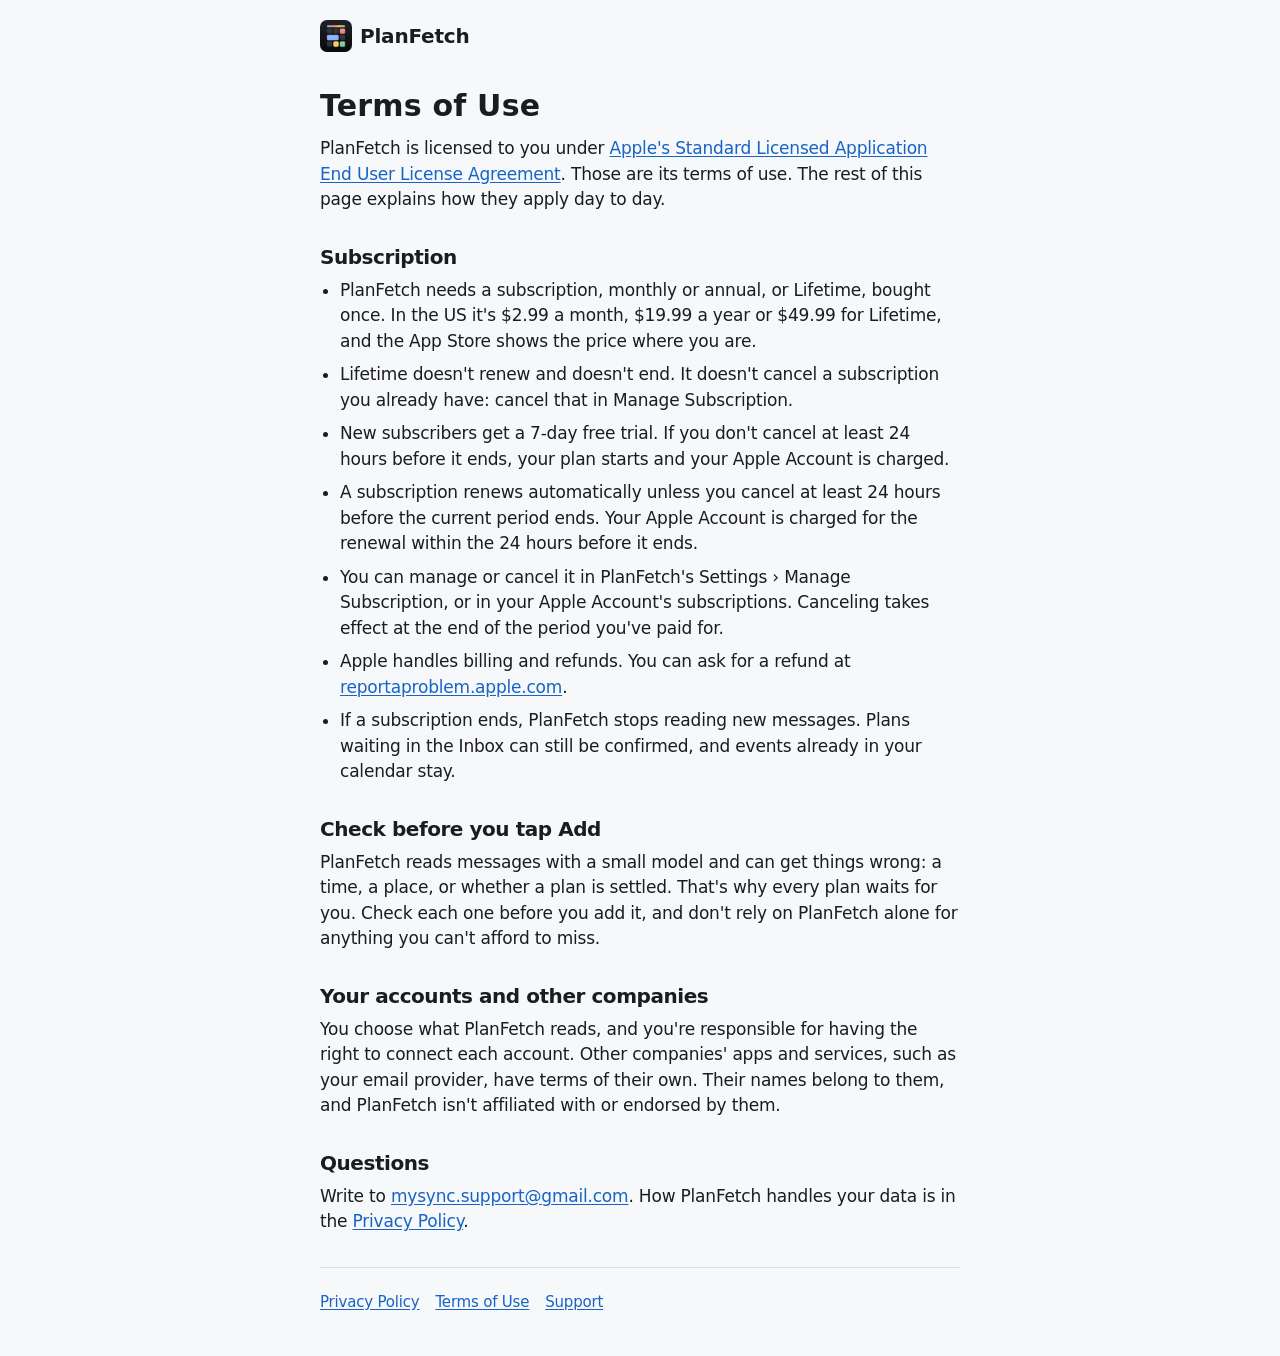
<file: terms/index.html>
<!doctype html>
<html lang="en">
<head>
  <meta charset="utf-8">
  <meta name="viewport" content="width=device-width, initial-scale=1">
  <title>Terms of Use: PlanFetch</title>
  <meta name="description" content="The license and subscription terms for PlanFetch.">
  <link rel="stylesheet" href="../styles.css">
  <link rel="icon" type="image/png" href="../favicon.png">
  <link rel="apple-touch-icon" href="../icon.png">
</head>
<body>
  <div class="page">
    <header>
      <a class="brand" href="../index.html"><img src="../icon.png" alt="" width="32" height="32">PlanFetch</a>
    </header>
    <main>
      <h1>Terms of Use</h1>
      <p>PlanFetch is licensed to you under <a href="https://www.apple.com/legal/internet-services/itunes/dev/stdeula/">Apple's Standard Licensed Application End User License Agreement</a>. Those are its terms of use. The rest of this page explains how they apply day to day.</p>

      <h2>Subscription</h2>
      <ul>
        <li>PlanFetch needs a subscription, monthly or annual, or Lifetime, bought once. In the US it's $2.99 a month, $19.99 a year or $49.99 for Lifetime, and the App Store shows the price where you are.</li>
        <li>Lifetime doesn't renew and doesn't end. It doesn't cancel a subscription you already have: cancel that in Manage Subscription.</li>
        <li>New subscribers get a 7-day free trial. If you don't cancel at least 24 hours before it ends, your plan starts and your Apple Account is charged.</li>
        <li>A subscription renews automatically unless you cancel at least 24 hours before the current period ends. Your Apple Account is charged for the renewal within the 24 hours before it ends.</li>
        <li>You can manage or cancel it in PlanFetch's Settings › Manage Subscription, or in your Apple Account's subscriptions. Canceling takes effect at the end of the period you've paid for.</li>
        <li>Apple handles billing and refunds. You can ask for a refund at <a href="https://reportaproblem.apple.com">reportaproblem.apple.com</a>.</li>
        <li>If a subscription ends, PlanFetch stops reading new messages. Plans waiting in the Inbox can still be confirmed, and events already in your calendar stay.</li>
      </ul>

      <h2>Check before you tap Add</h2>
      <p>PlanFetch reads messages with a small model and can get things wrong: a time, a place, or whether a plan is settled. That's why every plan waits for you. Check each one before you add it, and don't rely on PlanFetch alone for anything you can't afford to miss.</p>

      <h2>Your accounts and other companies</h2>
      <p>You choose what PlanFetch reads, and you're responsible for having the right to connect each account. Other companies' apps and services, such as your email provider, have terms of their own. Their names belong to them, and PlanFetch isn't affiliated with or endorsed by them.</p>

      <h2>Questions</h2>
      <p>Write to <a href="mailto:mysync.support@gmail.com">mysync.support@gmail.com</a>. How PlanFetch handles your data is in the <a href="../privacy/">Privacy Policy</a>.</p>
    </main>
    <footer>
      <nav aria-label="More about PlanFetch">
        <a href="../privacy/">Privacy Policy</a>
        <a href="../terms/">Terms of Use</a>
        <a href="../support/">Support</a>
      </nav>
    </footer>
  </div>
</body>
</html>
</file>
<file: styles.css>
/* PlanFetch's website (design D13). Values come from design/system/tokens.json, dark-first with a full light theme. */
:root {
  color-scheme: dark light;
  --bg: #111214;
  --surface: #1b1c1f;
  --surface-2: #26282c;
  --stroke: rgba(255, 255, 255, 0.08);
  --label: #e8eaed;
  --label-secondary: #a9adb3;
  --primary: #86b2fa;
  --font-sans: -apple-system, BlinkMacSystemFont, "SF Pro Text", "SF Pro", system-ui, sans-serif;
  --font-rounded: ui-rounded, "SF Pro Rounded", -apple-system, system-ui, sans-serif;
  --space-1: 4px;
  --space-2: 8px;
  --space-3: 12px;
  --space-4: 16px;
  --space-5: 20px;
  --space-6: 24px;
  --space-8: 32px;
  --radius-chip: 8px;
  --radius-card: 20px;
}

@media (prefers-color-scheme: light) {
  :root {
    --bg: #f7f8fa;
    --surface: #ffffff;
    --surface-2: #eef0f3;
    --stroke: rgba(17, 18, 20, 0.10);
    --label: #1b1c1f;
    --label-secondary: #5b6068;
    --primary: #1763c6;
  }
}

* { box-sizing: border-box; }

body {
  margin: 0;
  background: var(--bg);
  color: var(--label);
  font: 400 17px/1.5 var(--font-sans);
  letter-spacing: -0.2px;
  -webkit-font-smoothing: antialiased;
  -webkit-text-size-adjust: 100%;
}

.page {
  max-width: 680px;
  margin: 0 auto;
  padding: 0 var(--space-5);
}

a { color: var(--primary); text-underline-offset: 2px; overflow-wrap: anywhere; }

.brand {
  display: inline-flex;
  align-items: center;
  gap: var(--space-2);
  padding: var(--space-5) 0;
  color: var(--label);
  font: 600 20px/25px var(--font-rounded);
  text-decoration: none;
}

.brand img {
  width: 32px;
  height: 32px;
  border-radius: 7px;
}

h1 {
  margin: var(--space-4) 0 var(--space-3);
  font: 600 30px/36px var(--font-rounded);
  letter-spacing: 0.2px;
}

h2 {
  margin: var(--space-8) 0 var(--space-2);
  font: 600 20px/25px var(--font-sans);
  letter-spacing: -0.45px;
}

h3 {
  margin: 0 0 var(--space-1);
  font: 600 17px/22px var(--font-sans);
  letter-spacing: -0.43px;
}

p { margin: 0 0 var(--space-3); }
ul { margin: 0 0 var(--space-3); padding-left: var(--space-5); }
li { margin-bottom: var(--space-2); }
li:last-child { margin-bottom: 0; }

.lead { color: var(--label-secondary); }
.meta { color: var(--label-secondary); font-size: 15px; line-height: 20px; }

.hero-icon {
  display: block;
  width: 96px;
  height: 96px;
  margin-top: var(--space-4);
  border-radius: 21px;
}

.card {
  margin: var(--space-3) 0;
  padding: var(--space-4);
  background: var(--surface);
  border: 1px solid var(--stroke);
  border-radius: var(--radius-card);
}

.card > :last-child { margin-bottom: 0; }

.card .meta { margin-bottom: 0; }

code {
  padding: 1px 6px;
  background: var(--surface-2);
  border-radius: var(--radius-chip);
  font: 400 15px/20px ui-monospace, "SF Mono", Menlo, monospace;
  overflow-wrap: anywhere;
}

footer {
  margin-top: var(--space-8);
  padding: var(--space-6) 0 var(--space-8);
  border-top: 1px solid var(--stroke);
  color: var(--label-secondary);
  font-size: 15px;
  line-height: 20px;
}

footer nav {
  display: flex;
  flex-wrap: wrap;
  gap: var(--space-4);
  margin-bottom: var(--space-3);
}

footer p { margin: 0; }
</file>
